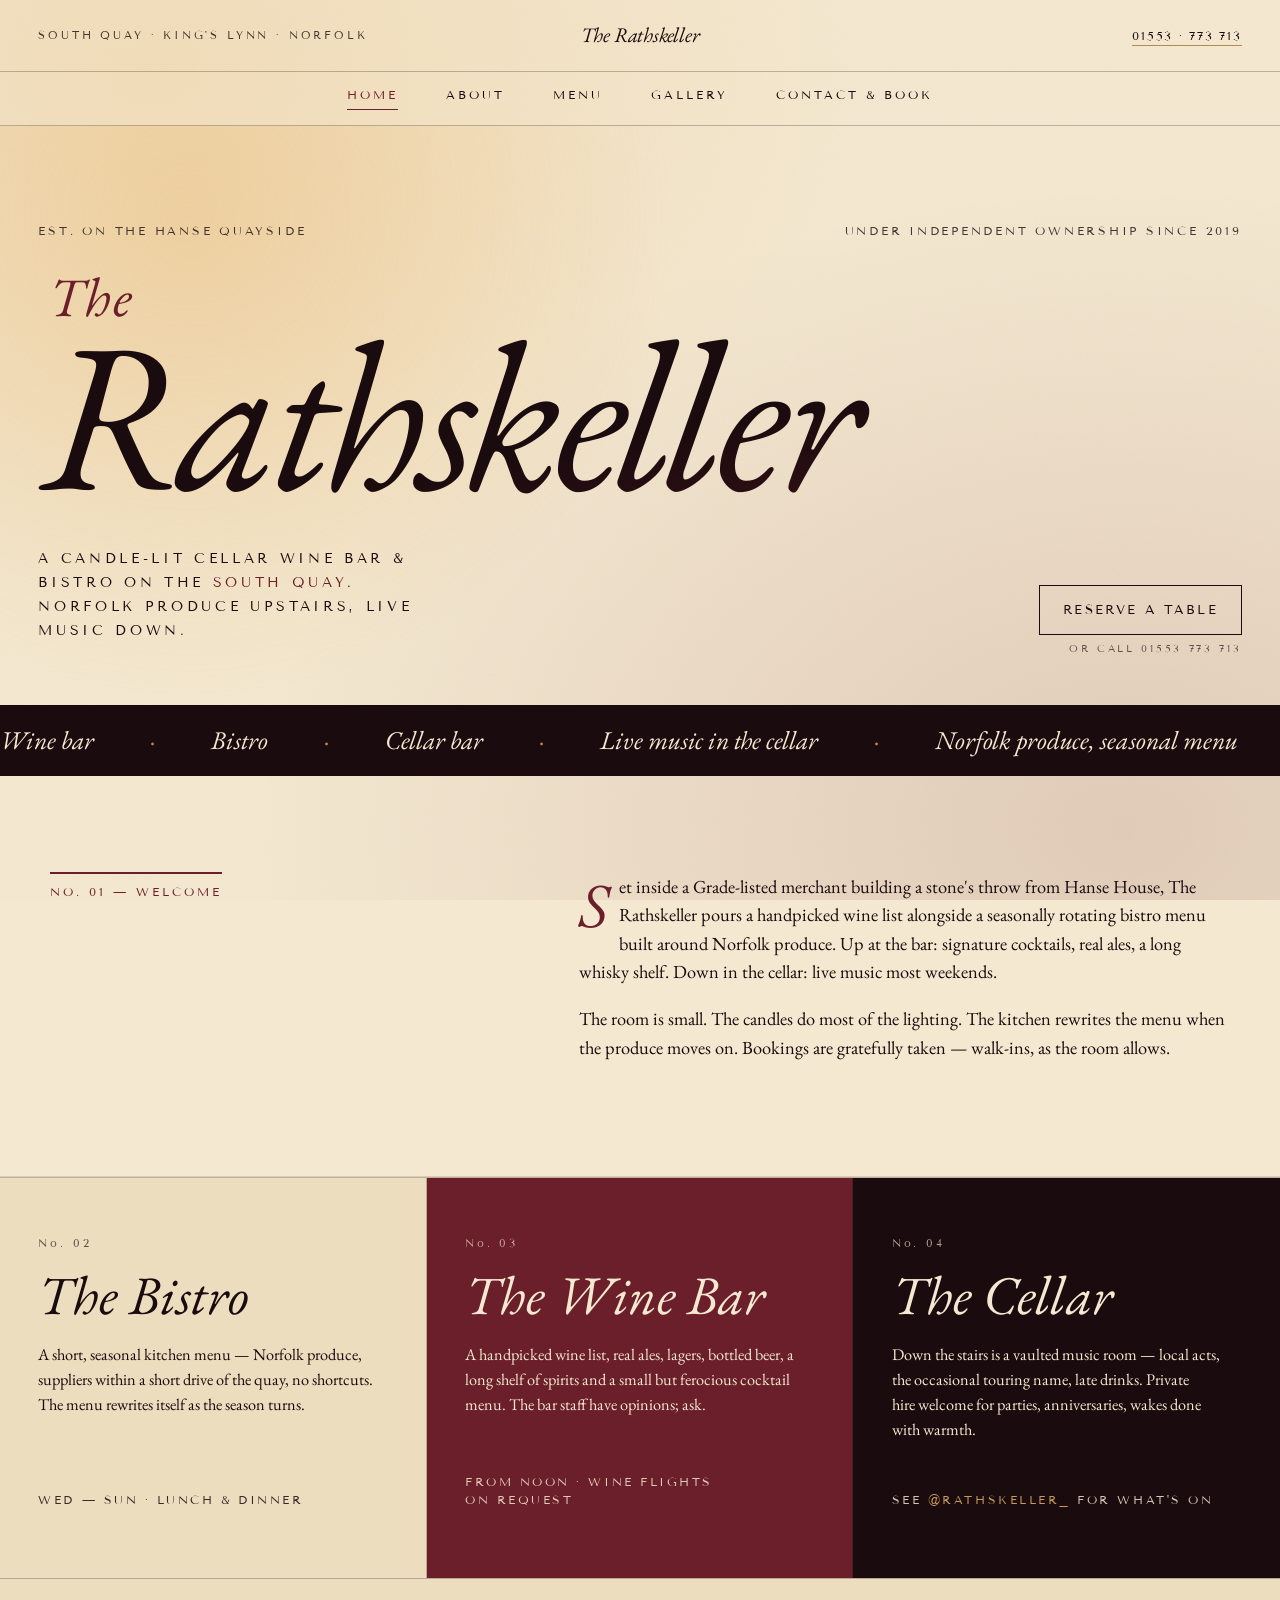
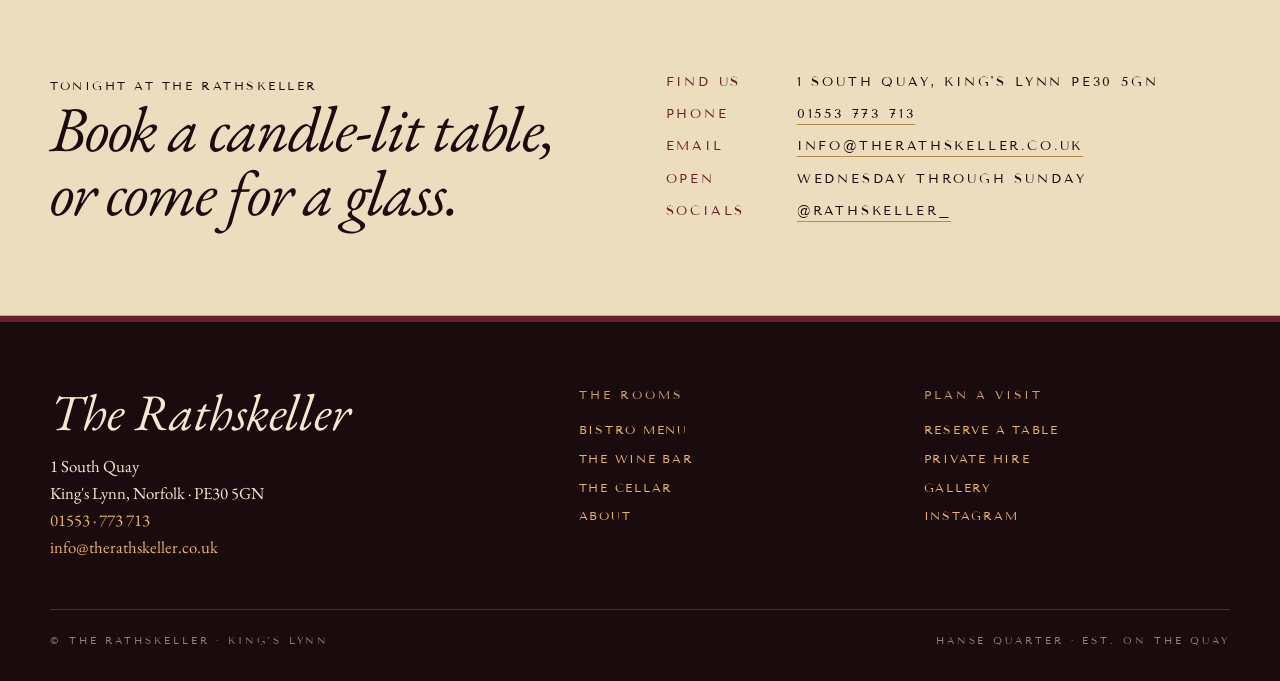
<file: index.html>
<!doctype html>
<html lang="en-GB">
<head>
<meta charset="utf-8">
<meta name="viewport" content="width=device-width, initial-scale=1">
<title>The Rathskeller — Wine bar, bistro & cellar · South Quay, King's Lynn</title>
<meta name="description" content="The Rathskeller — a candle-lit wine bar, bistro and cellar bar tucked into the Hanseatic quayside at 1 South Quay, King's Lynn. Norfolk produce, handpicked wine, live music downstairs.">
<link rel="preconnect" href="https://fonts.googleapis.com">
<link rel="preconnect" href="https://fonts.gstatic.com" crossorigin>
<link href="https://fonts.googleapis.com/css2?family=EB+Garamond:ital,opsz,wght@0,8..144,400;0,8..144,600;1,8..144,400;1,8..144,600&family=Tenor+Sans&display=swap" rel="stylesheet">
<link rel="stylesheet" href="style.css">
</head>
<body>

<header class="topbar">
  <div class="topbar__loc">South Quay · King's Lynn · Norfolk</div>
  <div class="topbar__mark"><a href="index.html"><em>The</em> Rathskeller</a></div>
  <div class="topbar__tel"><a href="tel:+441553773713">01553 · 773 713</a></div>
</header>

<nav class="nav" aria-label="Primary">
  <a href="index.html" aria-current="page">Home</a>
  <a href="about.html">About</a>
  <a href="menu.html">Menu</a>
  <a href="gallery.html">Gallery</a>
  <a href="contact.html">Contact &amp; Book</a>
</nav>

<section class="masthead">
  <div class="masthead__lede">
    <span>EST. on the Hanse Quayside</span>
    <span>Under independent ownership since 2019</span>
  </div>

  <h1>
    <span class="the">The</span>
    <span class="name">Rathskeller</span>
  </h1>

  <div class="masthead__sub">
    <p class="masthead__tagline">
      A candle-lit cellar wine bar &amp; bistro on the <strong>South Quay</strong>.<br>
      Norfolk produce upstairs, live music down.
    </p>
    <div class="masthead__cta">
      <a href="contact.html">Reserve a table</a>
      <small>Or call 01553 773 713</small>
    </div>
  </div>
</section>

<div class="marquee" aria-hidden="true">
  <div class="marquee__track">
    <span>
      Wine bar <em class="dot">·</em> Bistro <em class="dot">·</em> Cellar bar
      <em class="dot">·</em> Live music in the cellar
      <em class="dot">·</em> Norfolk produce, seasonal menu
      <em class="dot">·</em> Open Wednesday through Sunday
      <em class="dot">·</em> Private hire &amp; parties
      <em class="dot">·</em> 1 South Quay PE30 5GN
      <em class="dot">·</em>&nbsp;
    </span>
    <span aria-hidden="true">
      Wine bar <em class="dot">·</em> Bistro <em class="dot">·</em> Cellar bar
      <em class="dot">·</em> Live music in the cellar
      <em class="dot">·</em> Norfolk produce, seasonal menu
      <em class="dot">·</em> Open Wednesday through Sunday
      <em class="dot">·</em> Private hire &amp; parties
      <em class="dot">·</em> 1 South Quay PE30 5GN
      <em class="dot">·</em>&nbsp;
    </span>
  </div>
</div>

<section class="intro reveal">
  <div class="intro__grid">
    <div>
      <div class="intro__eyebrow">No. 01 — Welcome</div>
    </div>
    <div class="intro__body">
      <p>Set inside a Grade-listed merchant building a stone's throw from Hanse House, The Rathskeller pours a handpicked wine list alongside a seasonally rotating bistro menu built around Norfolk produce. Up at the bar: signature cocktails, real ales, a long whisky shelf. Down in the cellar: live music most weekends.</p>
      <p>The room is small. The candles do most of the lighting. The kitchen rewrites the menu when the produce moves on. Bookings are gratefully taken — walk-ins, as the room allows.</p>
    </div>
  </div>
</section>

<section class="trio">
  <article class="trio__card is-paper reveal">
    <div>
      <div class="trio__no">No. 02</div>
      <h2 class="trio__title">The Bistro</h2>
      <p class="trio__body">A short, seasonal kitchen menu — Norfolk produce, suppliers within a short drive of the quay, no shortcuts. The menu rewrites itself as the season turns.</p>
    </div>
    <p class="trio__foot">Wed — Sun · Lunch &amp; dinner</p>
  </article>

  <article class="trio__card is-claret reveal">
    <div>
      <div class="trio__no">No. 03</div>
      <h2 class="trio__title">The Wine Bar</h2>
      <p class="trio__body">A handpicked wine list, real ales, lagers, bottled beer, a long shelf of spirits and a small but ferocious cocktail menu. The bar staff have opinions; ask.</p>
    </div>
    <p class="trio__foot">From noon · Wine flights on request</p>
  </article>

  <article class="trio__card is-ink reveal">
    <div>
      <div class="trio__no">No. 04</div>
      <h2 class="trio__title">The Cellar</h2>
      <p class="trio__body">Down the stairs is a vaulted music room — local acts, the occasional touring name, late drinks. Private hire welcome for parties, anniversaries, wakes done with warmth.</p>
    </div>
    <p class="trio__foot">See <a href="https://www.instagram.com/rathskeller_/">@rathskeller_</a> for what's on</p>
  </article>
</section>

<section class="tonight reveal">
  <div class="tonight__grid">
    <div>
      <span class="label">Tonight at the Rathskeller</span>
      <h2><em>Book a candle&#8209;lit table,<br>or come for a glass.</em></h2>
    </div>
    <div class="tonight__details">
      <dl>
        <dt>Find us</dt><dd>1 South Quay, King's Lynn PE30 5GN</dd>
        <dt>Phone</dt><dd><a href="tel:+441553773713">01553 773 713</a></dd>
        <dt>Email</dt><dd><a href="mailto:info@therathskeller.co.uk">info@therathskeller.co.uk</a></dd>
        <dt>Open</dt><dd>Wednesday through Sunday</dd>
        <dt>Socials</dt><dd><a href="https://www.instagram.com/rathskeller_/">@rathskeller_</a></dd>
      </dl>
    </div>
  </div>
</section>

<footer>
  <div class="foot-grid">
    <div>
      <div class="foot-mark"><em>The</em> Rathskeller</div>
      <p class="foot-letter">
        1 South Quay<br>
        King's Lynn, Norfolk · PE30 5GN<br>
        <a href="tel:+441553773713">01553 · 773 713</a><br>
        <a href="mailto:info@therathskeller.co.uk">info@therathskeller.co.uk</a>
      </p>
    </div>
    <div class="foot-col">
      <h3>The Rooms</h3>
      <ul>
        <li><a href="menu.html">Bistro Menu</a></li>
        <li><a href="menu.html#bar">The Wine Bar</a></li>
        <li><a href="menu.html#cellar">The Cellar</a></li>
        <li><a href="about.html">About</a></li>
      </ul>
    </div>
    <div class="foot-col">
      <h3>Plan a visit</h3>
      <ul>
        <li><a href="contact.html">Reserve a table</a></li>
        <li><a href="contact.html#hire">Private hire</a></li>
        <li><a href="gallery.html">Gallery</a></li>
        <li><a href="https://www.instagram.com/rathskeller_/">Instagram</a></li>
      </ul>
    </div>
  </div>
  <div class="foot-meta">
    <span>© The Rathskeller · King's Lynn</span>
    <span>Hanse Quarter · Est. on the Quay</span>
  </div>
</footer>

</body>
</html>
</file>
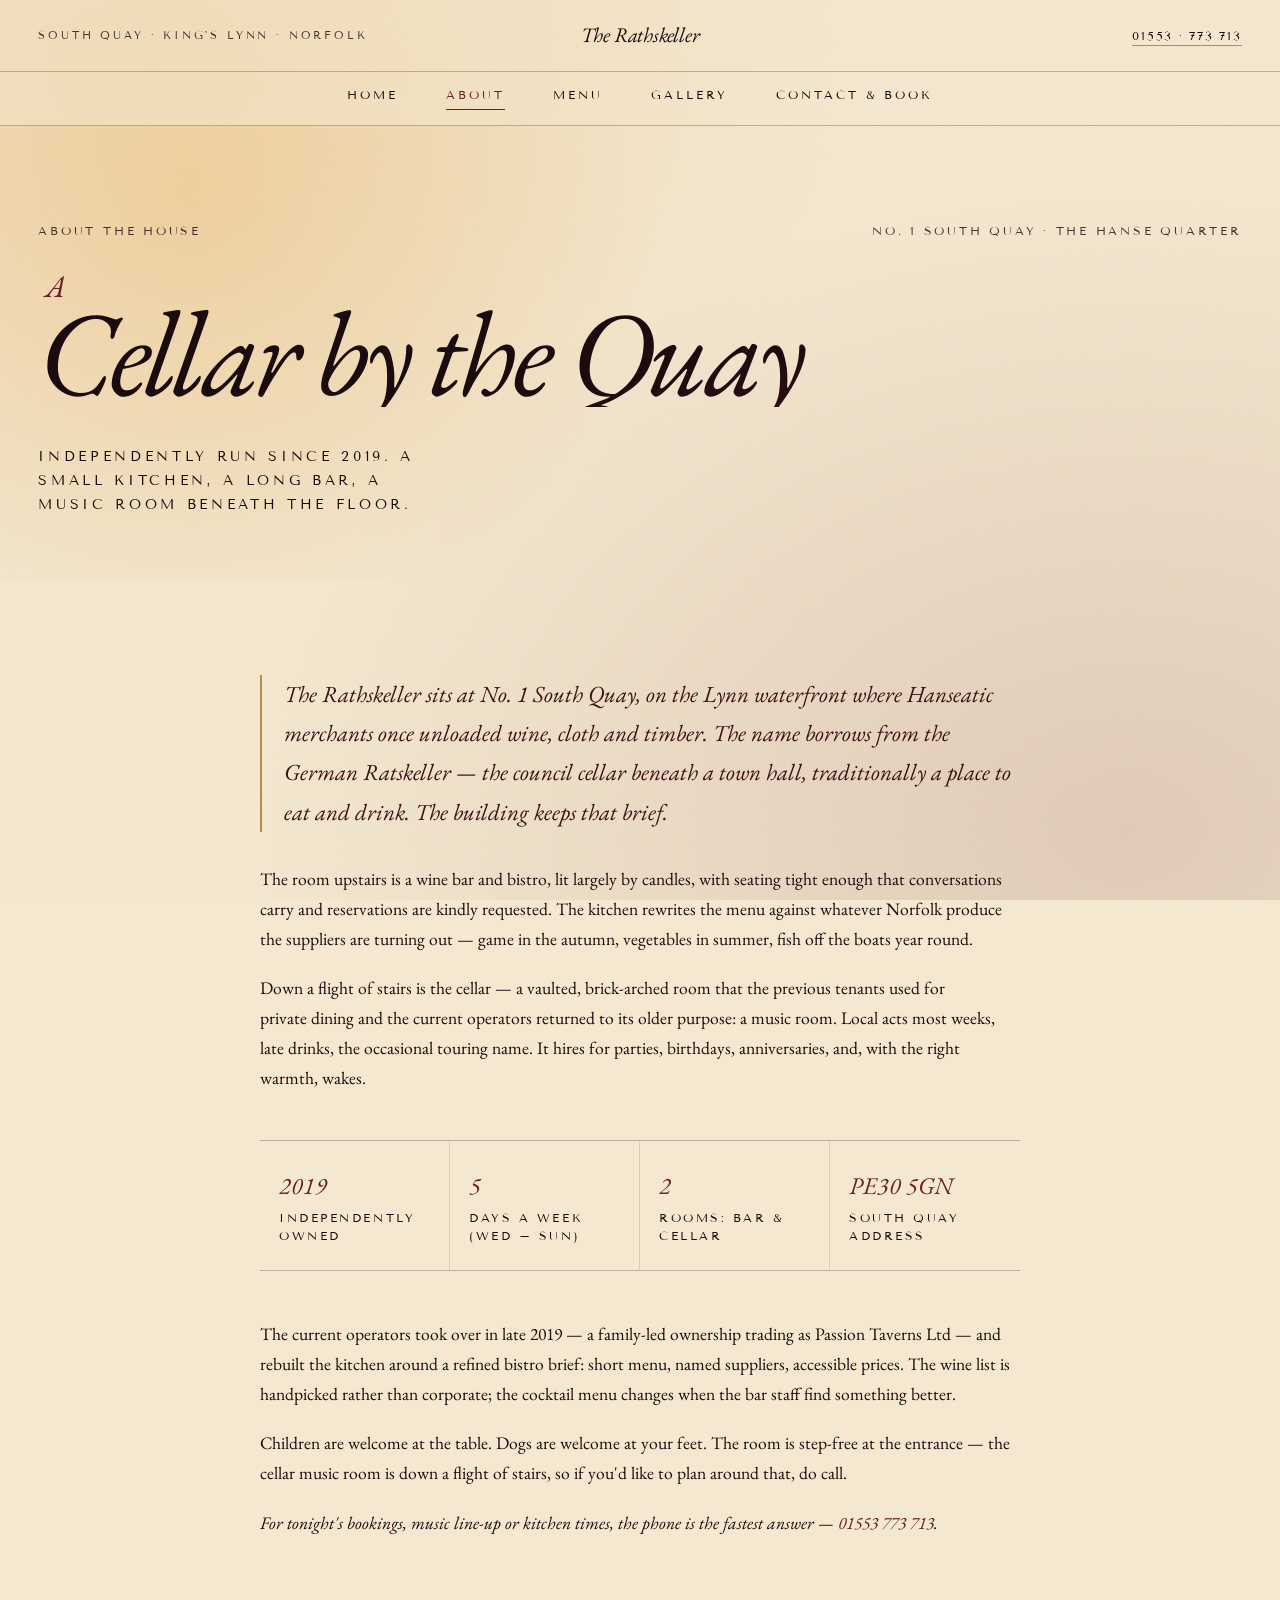
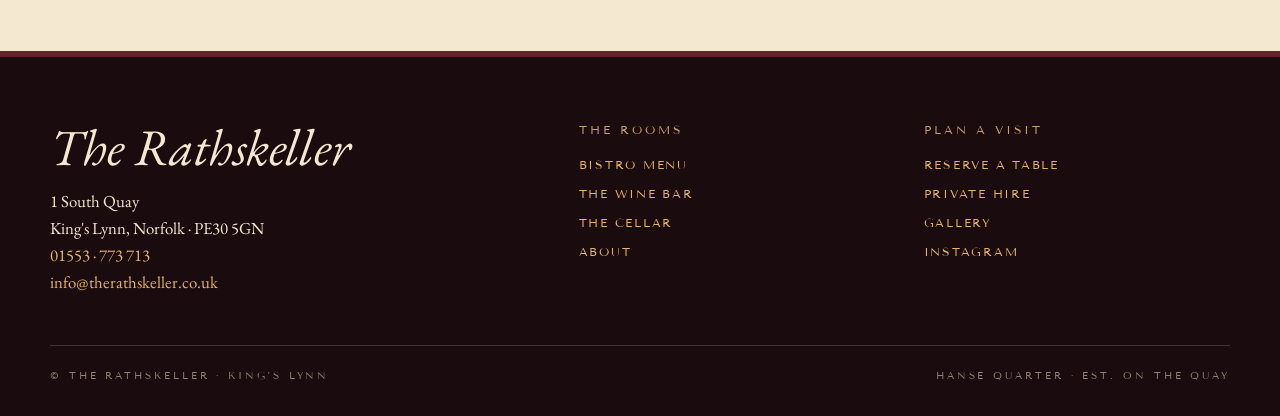
<file: about.html>
<!doctype html>
<html lang="en-GB">
<head>
<meta charset="utf-8">
<meta name="viewport" content="width=device-width, initial-scale=1">
<title>About — The Rathskeller, South Quay, King's Lynn</title>
<meta name="description" content="The Rathskeller is an independently-run wine bar, bistro and cellar music room on the historic Hanseatic quayside in King's Lynn. Family-led since 2019.">
<link rel="preconnect" href="https://fonts.googleapis.com">
<link rel="preconnect" href="https://fonts.gstatic.com" crossorigin>
<link href="https://fonts.googleapis.com/css2?family=EB+Garamond:ital,opsz,wght@0,8..144,400;0,8..144,600;1,8..144,400;1,8..144,600&family=Tenor+Sans&display=swap" rel="stylesheet">
<link rel="stylesheet" href="style.css">
</head>
<body>

<header class="topbar">
  <div class="topbar__loc">South Quay · King's Lynn · Norfolk</div>
  <div class="topbar__mark"><a href="index.html"><em>The</em> Rathskeller</a></div>
  <div class="topbar__tel"><a href="tel:+441553773713">01553 · 773 713</a></div>
</header>

<nav class="nav" aria-label="Primary">
  <a href="index.html">Home</a>
  <a href="about.html" aria-current="page">About</a>
  <a href="menu.html">Menu</a>
  <a href="gallery.html">Gallery</a>
  <a href="contact.html">Contact &amp; Book</a>
</nav>

<section class="masthead">
  <div class="masthead__lede">
    <span>About the House</span>
    <span>No. 1 South Quay · The Hanse Quarter</span>
  </div>
  <h1 style="font-size: clamp(2.6rem, 10vw, 7.5rem);">
    <span class="the">A</span>
    <span class="name">Cellar by the Quay</span>
  </h1>
  <div class="masthead__sub">
    <p class="masthead__tagline">
      Independently run since 2019. A small kitchen, a long bar, a music room beneath the floor.
    </p>
  </div>
</section>

<section class="editorial reveal">
  <div class="editorial__inner">
    <p class="lead">The Rathskeller sits at No. 1 South Quay, on the Lynn waterfront where Hanseatic merchants once unloaded wine, cloth and timber. The name borrows from the German <em>Ratskeller</em> — the council cellar beneath a town hall, traditionally a place to eat and drink. The building keeps that brief.</p>

    <p>The room upstairs is a wine bar and bistro, lit largely by candles, with seating tight enough that conversations carry and reservations are kindly requested. The kitchen rewrites the menu against whatever Norfolk produce the suppliers are turning out — game in the autumn, vegetables in summer, fish off the boats year round.</p>

    <p>Down a flight of stairs is the cellar — a vaulted, brick-arched room that the previous tenants used for private dining and the current operators returned to its older purpose: a music room. Local acts most weeks, late drinks, the occasional touring name. It hires for parties, birthdays, anniversaries, and, with the right warmth, wakes.</p>

    <div class="fact-strip">
      <div><strong>2019</strong>Independently owned</div>
      <div><strong>5</strong>Days a week (Wed&nbsp;–&nbsp;Sun)</div>
      <div><strong>2</strong>Rooms: bar &amp; cellar</div>
      <div><strong>PE30 5GN</strong>South Quay address</div>
    </div>

    <p>The current operators took over in late 2019 — a family-led ownership trading as Passion Taverns Ltd — and rebuilt the kitchen around a refined bistro brief: short menu, named suppliers, accessible prices. The wine list is handpicked rather than corporate; the cocktail menu changes when the bar staff find something better.</p>

    <p>Children are welcome at the table. Dogs are welcome at your feet. The room is step-free at the entrance — the cellar music room is down a flight of stairs, so if you'd like to plan around that, do call.</p>

    <p><em>For tonight's bookings, music line-up or kitchen times, the phone is the fastest answer — <a href="tel:+441553773713">01553 773 713</a>.</em></p>
  </div>
</section>

<footer>
  <div class="foot-grid">
    <div>
      <div class="foot-mark"><em>The</em> Rathskeller</div>
      <p class="foot-letter">
        1 South Quay<br>
        King's Lynn, Norfolk · PE30 5GN<br>
        <a href="tel:+441553773713">01553 · 773 713</a><br>
        <a href="mailto:info@therathskeller.co.uk">info@therathskeller.co.uk</a>
      </p>
    </div>
    <div class="foot-col">
      <h3>The Rooms</h3>
      <ul>
        <li><a href="menu.html">Bistro Menu</a></li>
        <li><a href="menu.html#bar">The Wine Bar</a></li>
        <li><a href="menu.html#cellar">The Cellar</a></li>
        <li><a href="about.html">About</a></li>
      </ul>
    </div>
    <div class="foot-col">
      <h3>Plan a visit</h3>
      <ul>
        <li><a href="contact.html">Reserve a table</a></li>
        <li><a href="contact.html#hire">Private hire</a></li>
        <li><a href="gallery.html">Gallery</a></li>
        <li><a href="https://www.instagram.com/rathskeller_/">Instagram</a></li>
      </ul>
    </div>
  </div>
  <div class="foot-meta">
    <span>© The Rathskeller · King's Lynn</span>
    <span>Hanse Quarter · Est. on the Quay</span>
  </div>
</footer>

</body>
</html>
</file>
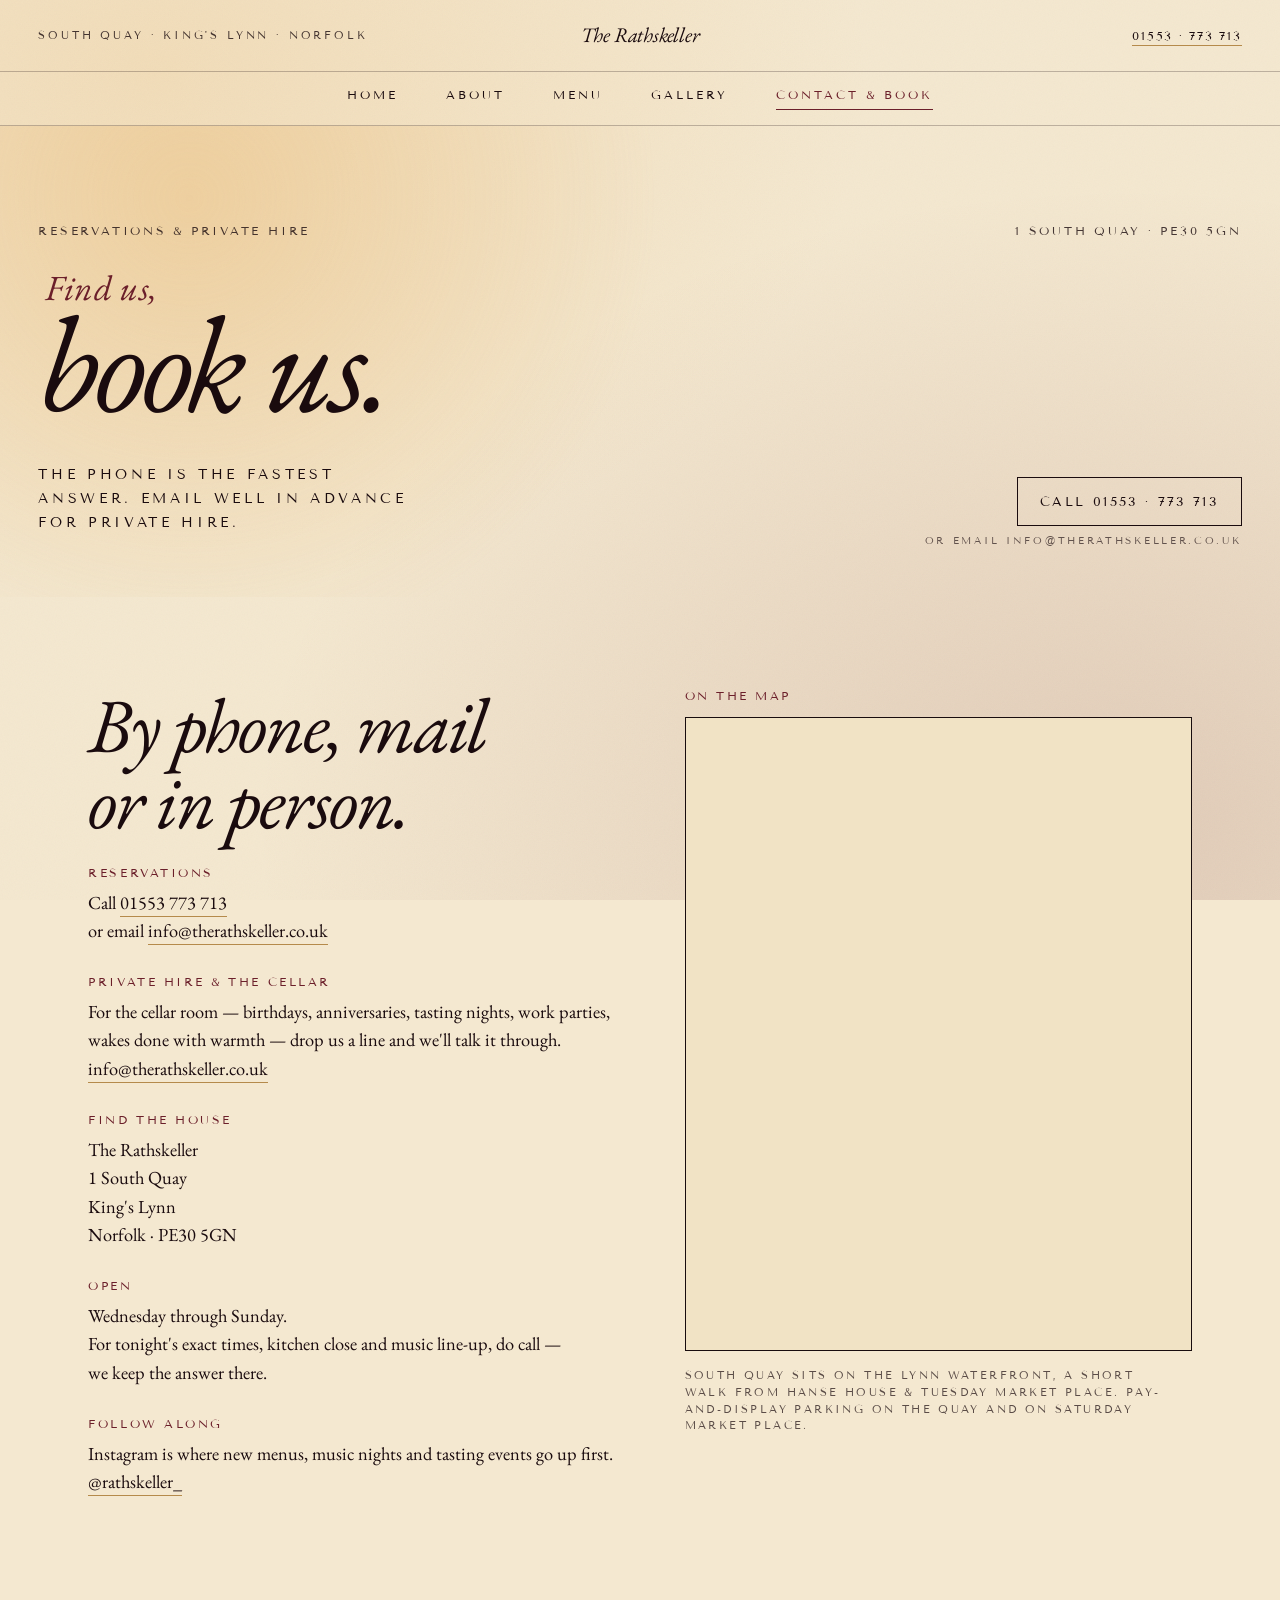
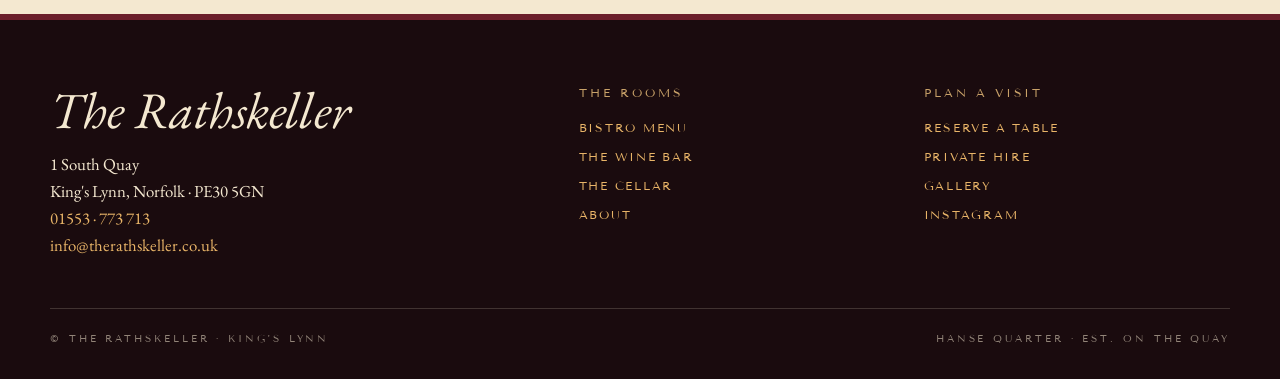
<file: contact.html>
<!doctype html>
<html lang="en-GB">
<head>
<meta charset="utf-8">
<meta name="viewport" content="width=device-width, initial-scale=1">
<title>Contact &amp; Book — The Rathskeller, King's Lynn</title>
<meta name="description" content="Reserve a table at The Rathskeller, 1 South Quay, King's Lynn PE30 5GN. Phone 01553 773 713 or email info@therathskeller.co.uk.">
<link rel="preconnect" href="https://fonts.googleapis.com">
<link rel="preconnect" href="https://fonts.gstatic.com" crossorigin>
<link href="https://fonts.googleapis.com/css2?family=EB+Garamond:ital,opsz,wght@0,8..144,400;0,8..144,600;1,8..144,400;1,8..144,600&family=Tenor+Sans&display=swap" rel="stylesheet">
<link rel="stylesheet" href="style.css">
</head>
<body>

<header class="topbar">
  <div class="topbar__loc">South Quay · King's Lynn · Norfolk</div>
  <div class="topbar__mark"><a href="index.html"><em>The</em> Rathskeller</a></div>
  <div class="topbar__tel"><a href="tel:+441553773713">01553 · 773 713</a></div>
</header>

<nav class="nav" aria-label="Primary">
  <a href="index.html">Home</a>
  <a href="about.html">About</a>
  <a href="menu.html">Menu</a>
  <a href="gallery.html">Gallery</a>
  <a href="contact.html" aria-current="page">Contact &amp; Book</a>
</nav>

<section class="masthead">
  <div class="masthead__lede">
    <span>Reservations &amp; private hire</span>
    <span>1 South Quay · PE30 5GN</span>
  </div>
  <h1 style="font-size: clamp(2.6rem, 11vw, 8.5rem);">
    <span class="the">Find us,</span>
    <span class="name">book us.</span>
  </h1>
  <div class="masthead__sub">
    <p class="masthead__tagline">
      The phone is the fastest answer. Email well in advance for private hire.
    </p>
    <div class="masthead__cta">
      <a href="tel:+441553773713">Call 01553 · 773 713</a>
      <small>Or email info@therathskeller.co.uk</small>
    </div>
  </div>
</section>

<section class="contact-grid">

  <div>
    <h2><em>By phone, mail<br>or in person.</em></h2>

    <div class="contact-block">
      <span class="label">Reservations</span>
      <p>
        Call <a href="tel:+441553773713">01553&nbsp;773&nbsp;713</a><br>
        or email <a href="mailto:info@therathskeller.co.uk?subject=Table%20reservation">info@therathskeller.co.uk</a>
      </p>
    </div>

    <div class="contact-block" id="hire">
      <span class="label">Private hire &amp; the cellar</span>
      <p>
        For the cellar room — birthdays, anniversaries, tasting nights, work parties, wakes done with warmth — drop us a line and we'll talk it through.<br>
        <a href="mailto:info@therathskeller.co.uk?subject=Private%20hire%20enquiry">info@therathskeller.co.uk</a>
      </p>
    </div>

    <div class="contact-block">
      <span class="label">Find the house</span>
      <address style="font-style: normal;">
        The Rathskeller<br>
        1 South Quay<br>
        King's Lynn<br>
        Norfolk · PE30 5GN
      </address>
    </div>

    <div class="contact-block">
      <span class="label">Open</span>
      <p>
        Wednesday through Sunday.<br>
        For tonight's exact times, kitchen close and music line-up, do call —<br>
        we keep the answer there.
      </p>
    </div>

    <div class="contact-block">
      <span class="label">Follow along</span>
      <p>
        Instagram is where new menus, music nights and tasting events go up first.<br>
        <a href="https://www.instagram.com/rathskeller_/">@rathskeller_</a>
      </p>
    </div>
  </div>

  <div>
    <span class="label" style="display:block; color: var(--claret); margin-bottom: .8rem;">On the map</span>
    <div class="map-frame">
      <iframe
        src="https://www.google.com/maps?q=1+South+Quay,+King%27s+Lynn+PE30+5GN&output=embed"
        loading="lazy"
        title="The Rathskeller — 1 South Quay, King's Lynn PE30 5GN"
        referrerpolicy="no-referrer-when-downgrade"
        allowfullscreen></iframe>
    </div>
    <p style="font-family: var(--label); text-transform: uppercase; letter-spacing: .22em; font-size: .68rem; margin-top: 1rem; opacity: .7;">
      South Quay sits on the Lynn waterfront, a short walk from Hanse House &amp; Tuesday Market Place. Pay-and-display parking on the quay and on Saturday Market Place.
    </p>
  </div>

</section>

<footer>
  <div class="foot-grid">
    <div>
      <div class="foot-mark"><em>The</em> Rathskeller</div>
      <p class="foot-letter">
        1 South Quay<br>
        King's Lynn, Norfolk · PE30 5GN<br>
        <a href="tel:+441553773713">01553 · 773 713</a><br>
        <a href="mailto:info@therathskeller.co.uk">info@therathskeller.co.uk</a>
      </p>
    </div>
    <div class="foot-col">
      <h3>The Rooms</h3>
      <ul>
        <li><a href="menu.html#bistro">Bistro Menu</a></li>
        <li><a href="menu.html#bar">The Wine Bar</a></li>
        <li><a href="menu.html#cellar">The Cellar</a></li>
        <li><a href="about.html">About</a></li>
      </ul>
    </div>
    <div class="foot-col">
      <h3>Plan a visit</h3>
      <ul>
        <li><a href="contact.html">Reserve a table</a></li>
        <li><a href="contact.html#hire">Private hire</a></li>
        <li><a href="gallery.html">Gallery</a></li>
        <li><a href="https://www.instagram.com/rathskeller_/">Instagram</a></li>
      </ul>
    </div>
  </div>
  <div class="foot-meta">
    <span>© The Rathskeller · King's Lynn</span>
    <span>Hanse Quarter · Est. on the Quay</span>
  </div>
</footer>

</body>
</html>
</file>
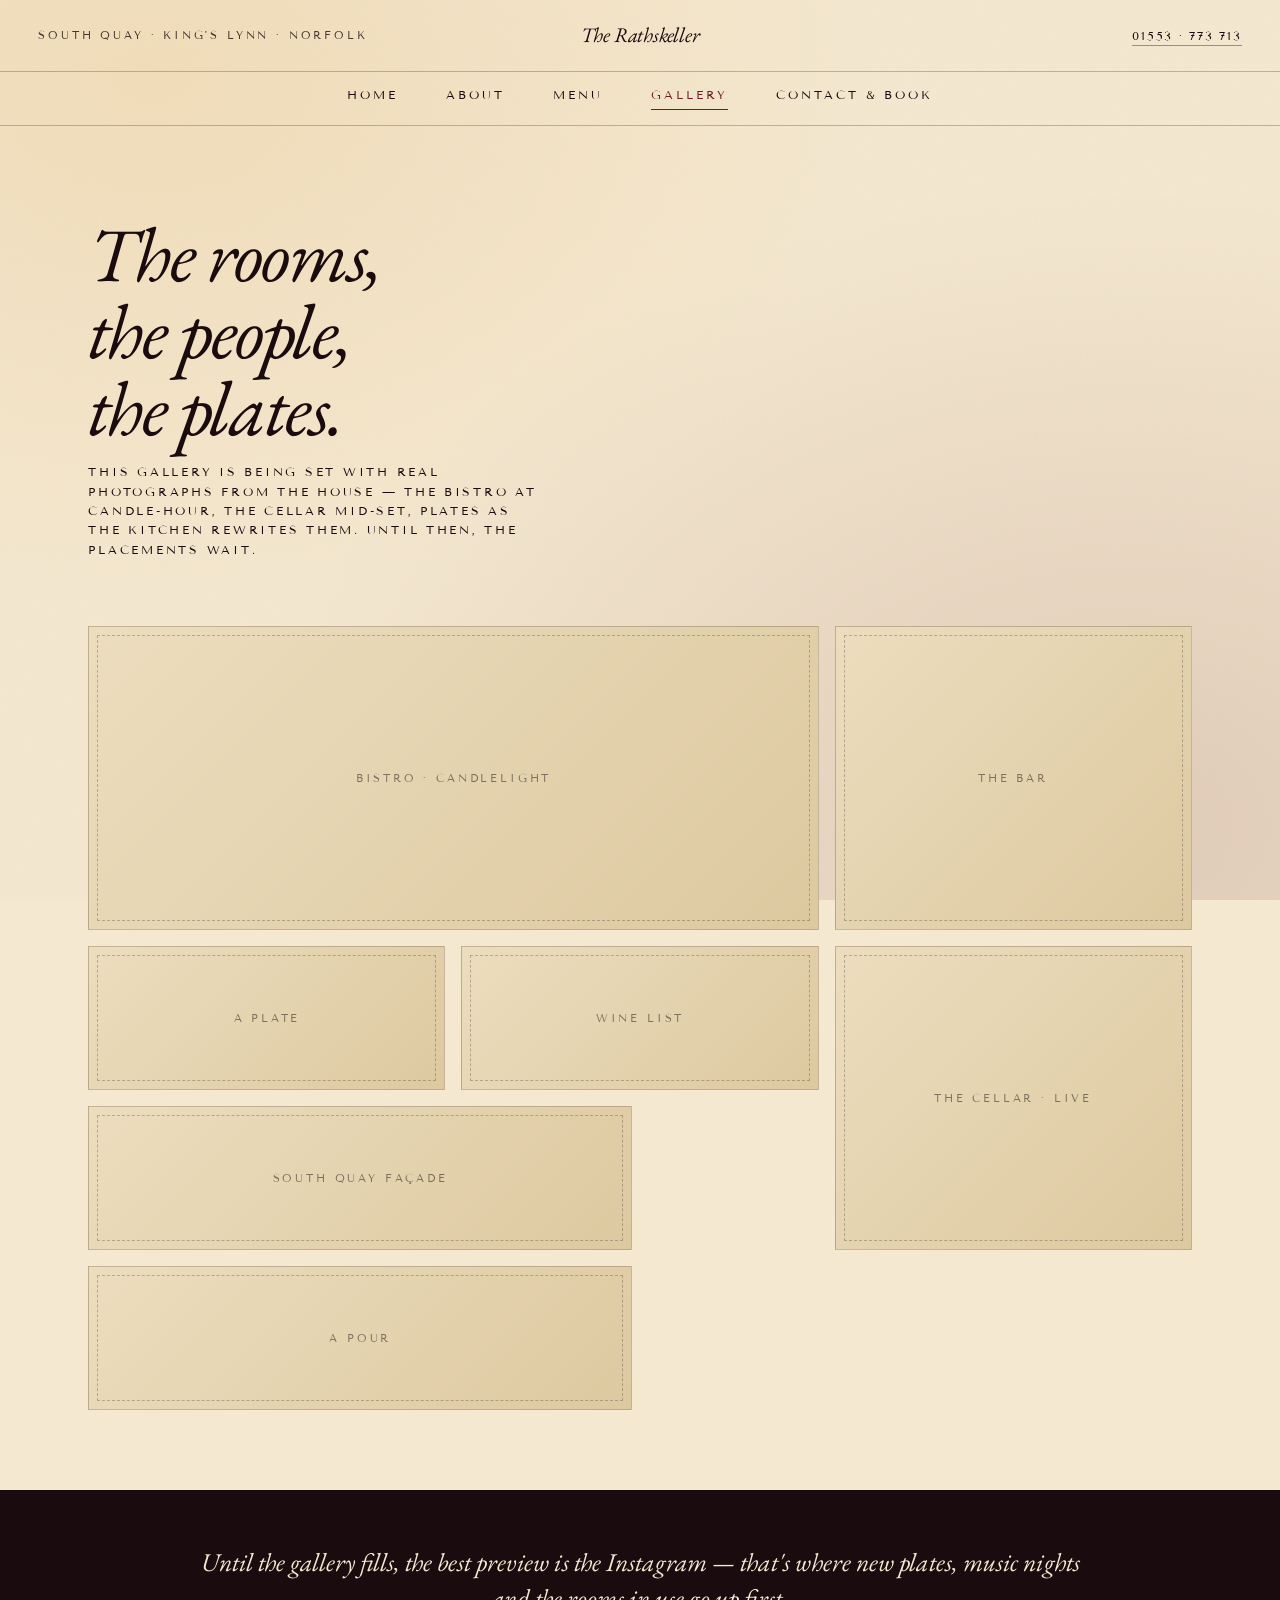
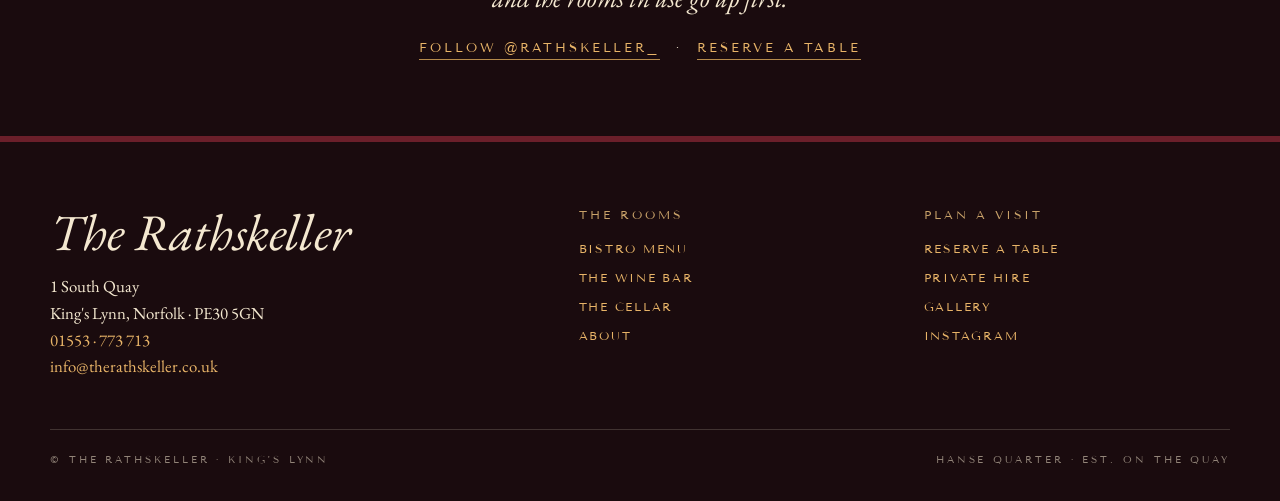
<file: gallery.html>
<!doctype html>
<html lang="en-GB">
<head>
<meta charset="utf-8">
<meta name="viewport" content="width=device-width, initial-scale=1">
<title>Gallery — The Rathskeller, King's Lynn</title>
<meta name="description" content="A gallery of the rooms, the kitchen, the cellar and the people of The Rathskeller — to be filled with real photography from the house.">
<link rel="preconnect" href="https://fonts.googleapis.com">
<link rel="preconnect" href="https://fonts.gstatic.com" crossorigin>
<link href="https://fonts.googleapis.com/css2?family=EB+Garamond:ital,opsz,wght@0,8..144,400;0,8..144,600;1,8..144,400;1,8..144,600&family=Tenor+Sans&display=swap" rel="stylesheet">
<link rel="stylesheet" href="style.css">
</head>
<body>

<header class="topbar">
  <div class="topbar__loc">South Quay · King's Lynn · Norfolk</div>
  <div class="topbar__mark"><a href="index.html"><em>The</em> Rathskeller</a></div>
  <div class="topbar__tel"><a href="tel:+441553773713">01553 · 773 713</a></div>
</header>

<nav class="nav" aria-label="Primary">
  <a href="index.html">Home</a>
  <a href="about.html">About</a>
  <a href="menu.html">Menu</a>
  <a href="gallery.html" aria-current="page">Gallery</a>
  <a href="contact.html">Contact &amp; Book</a>
</nav>

<section class="gallery-intro">
  <h2><em>The rooms,<br>the people,<br>the plates.</em></h2>
  <p>This gallery is being set with real photographs from the house — the bistro at candle-hour, the cellar mid-set, plates as the kitchen rewrites them. Until then, the placements wait.</p>
</section>

<section class="gallery-grid" aria-label="Gallery — to be filled with photography">
  <div class="slot s-1">Bistro · candlelight</div>
  <div class="slot s-2">The bar</div>
  <div class="slot s-3">A plate</div>
  <div class="slot s-4">Wine list</div>
  <div class="slot s-5">The cellar · live</div>
  <div class="slot s-6">South Quay façade</div>
  <div class="slot s-7">A pour</div>
</section>

<section class="menu-aside reveal">
  <div class="menu-aside__inner">
    <p><em>Until the gallery fills, the best preview is the Instagram — that's where new plates, music nights and the rooms in use go up first.</em></p>
    <p style="font-family: var(--label); text-transform: uppercase; letter-spacing: .22em; font-size: .82rem; font-style: normal;">
      <a href="https://www.instagram.com/rathskeller_/">Follow @rathskeller_</a>
      &nbsp;·&nbsp;
      <a href="contact.html">Reserve a table</a>
    </p>
  </div>
</section>

<footer>
  <div class="foot-grid">
    <div>
      <div class="foot-mark"><em>The</em> Rathskeller</div>
      <p class="foot-letter">
        1 South Quay<br>
        King's Lynn, Norfolk · PE30 5GN<br>
        <a href="tel:+441553773713">01553 · 773 713</a><br>
        <a href="mailto:info@therathskeller.co.uk">info@therathskeller.co.uk</a>
      </p>
    </div>
    <div class="foot-col">
      <h3>The Rooms</h3>
      <ul>
        <li><a href="menu.html#bistro">Bistro Menu</a></li>
        <li><a href="menu.html#bar">The Wine Bar</a></li>
        <li><a href="menu.html#cellar">The Cellar</a></li>
        <li><a href="about.html">About</a></li>
      </ul>
    </div>
    <div class="foot-col">
      <h3>Plan a visit</h3>
      <ul>
        <li><a href="contact.html">Reserve a table</a></li>
        <li><a href="contact.html#hire">Private hire</a></li>
        <li><a href="gallery.html">Gallery</a></li>
        <li><a href="https://www.instagram.com/rathskeller_/">Instagram</a></li>
      </ul>
    </div>
  </div>
  <div class="foot-meta">
    <span>© The Rathskeller · King's Lynn</span>
    <span>Hanse Quarter · Est. on the Quay</span>
  </div>
</footer>

</body>
</html>
</file>
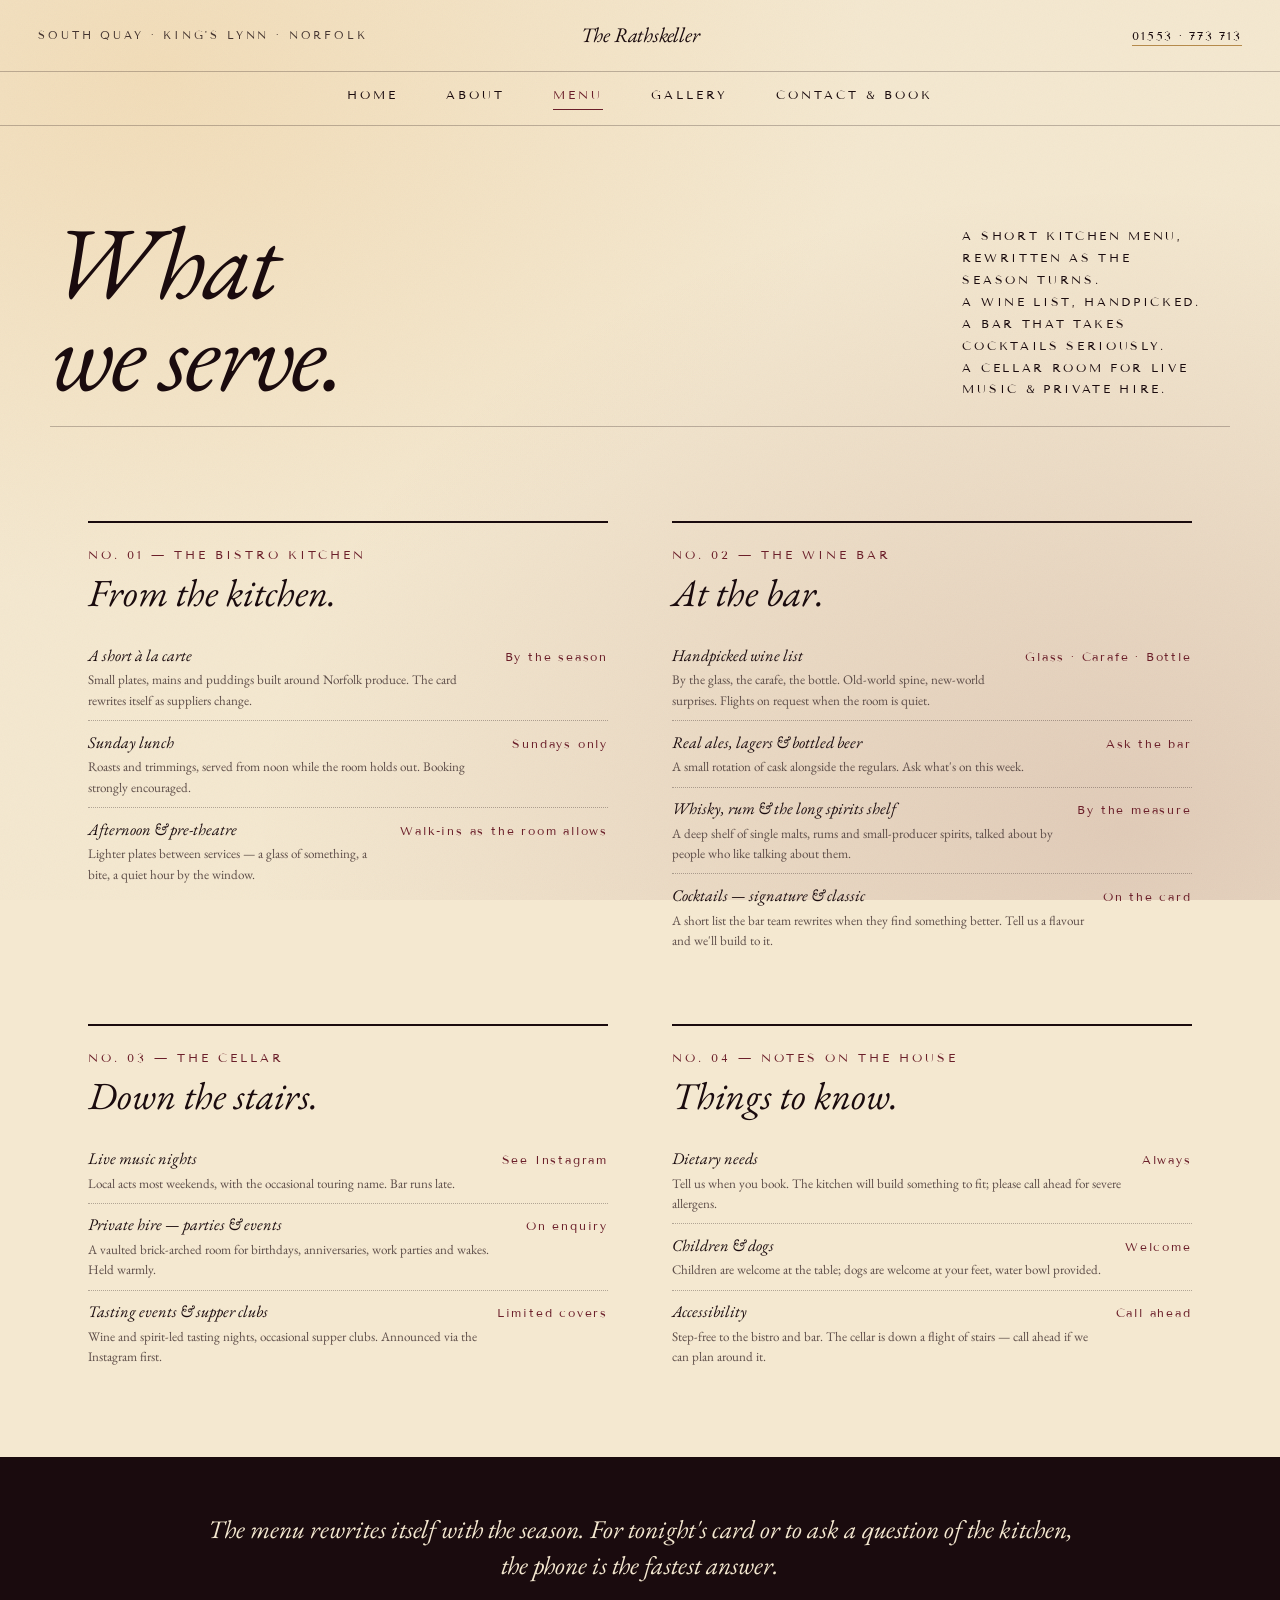
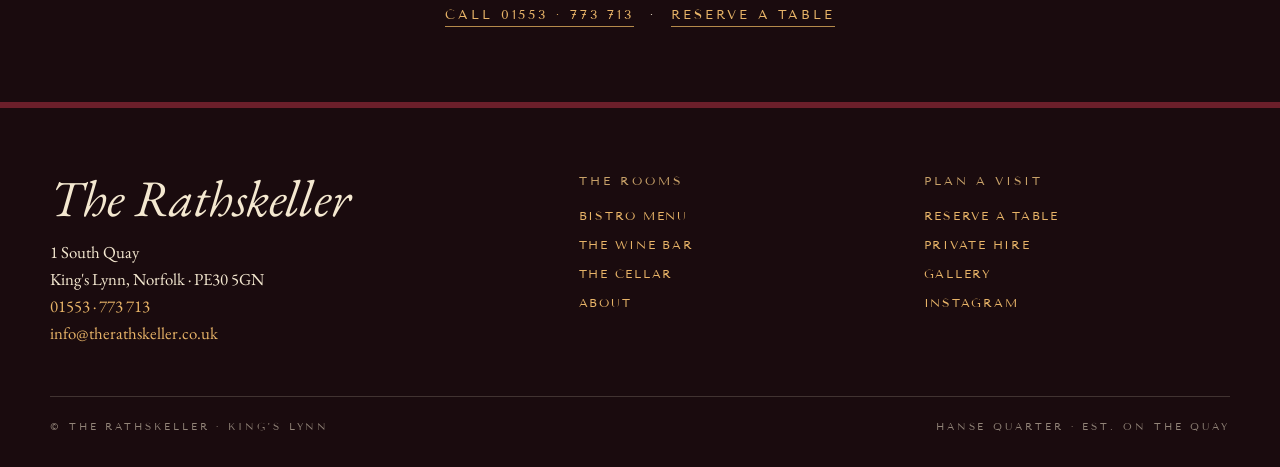
<file: menu.html>
<!doctype html>
<html lang="en-GB">
<head>
<meta charset="utf-8">
<meta name="viewport" content="width=device-width, initial-scale=1">
<title>What we serve — The Rathskeller, King's Lynn</title>
<meta name="description" content="The Rathskeller's bistro, bar and cellar offer — a short, seasonal Norfolk-produce kitchen, handpicked wines, cocktails and a live-music cellar room.">
<link rel="preconnect" href="https://fonts.googleapis.com">
<link rel="preconnect" href="https://fonts.gstatic.com" crossorigin>
<link href="https://fonts.googleapis.com/css2?family=EB+Garamond:ital,opsz,wght@0,8..144,400;0,8..144,600;1,8..144,400;1,8..144,600&family=Tenor+Sans&display=swap" rel="stylesheet">
<link rel="stylesheet" href="style.css">
</head>
<body>

<header class="topbar">
  <div class="topbar__loc">South Quay · King's Lynn · Norfolk</div>
  <div class="topbar__mark"><a href="index.html"><em>The</em> Rathskeller</a></div>
  <div class="topbar__tel"><a href="tel:+441553773713">01553 · 773 713</a></div>
</header>

<nav class="nav" aria-label="Primary">
  <a href="index.html">Home</a>
  <a href="about.html">About</a>
  <a href="menu.html" aria-current="page">Menu</a>
  <a href="gallery.html">Gallery</a>
  <a href="contact.html">Contact &amp; Book</a>
</nav>

<section class="menu-hero">
  <div class="menu-hero__inner">
    <h2><em>What<br>we serve.</em></h2>
    <p>
      A short kitchen menu, rewritten as the season turns.<br>
      A wine list, handpicked.<br>
      A bar that takes cocktails seriously.<br>
      A cellar room for live music &amp; private hire.
    </p>
  </div>
</section>

<section class="menu-grid">

  <article class="menu-block" id="bistro">
    <div class="menu-block__cat">No. 01 — The Bistro Kitchen</div>
    <h3 class="menu-block__title"><em>From the kitchen.</em></h3>
    <ul class="menu-list">
      <li>
        <span class="item">A short à la carte
          <span class="desc">Small plates, mains and puddings built around Norfolk produce. The card rewrites itself as suppliers change.</span>
        </span>
        <span class="price">By the season</span>
      </li>
      <li>
        <span class="item">Sunday lunch
          <span class="desc">Roasts and trimmings, served from noon while the room holds out. Booking strongly encouraged.</span>
        </span>
        <span class="price">Sundays only</span>
      </li>
      <li>
        <span class="item">Afternoon &amp; pre-theatre
          <span class="desc">Lighter plates between services — a glass of something, a bite, a quiet hour by the window.</span>
        </span>
        <span class="price">Walk-ins as the room allows</span>
      </li>
    </ul>
  </article>

  <article class="menu-block" id="bar">
    <div class="menu-block__cat">No. 02 — The Wine Bar</div>
    <h3 class="menu-block__title"><em>At the bar.</em></h3>
    <ul class="menu-list">
      <li>
        <span class="item">Handpicked wine list
          <span class="desc">By the glass, the carafe, the bottle. Old-world spine, new-world surprises. Flights on request when the room is quiet.</span>
        </span>
        <span class="price">Glass · Carafe · Bottle</span>
      </li>
      <li>
        <span class="item">Real ales, lagers &amp; bottled beer
          <span class="desc">A small rotation of cask alongside the regulars. Ask what's on this week.</span>
        </span>
        <span class="price">Ask the bar</span>
      </li>
      <li>
        <span class="item">Whisky, rum &amp; the long spirits shelf
          <span class="desc">A deep shelf of single malts, rums and small-producer spirits, talked about by people who like talking about them.</span>
        </span>
        <span class="price">By the measure</span>
      </li>
      <li>
        <span class="item">Cocktails — signature &amp; classic
          <span class="desc">A short list the bar team rewrites when they find something better. Tell us a flavour and we'll build to it.</span>
        </span>
        <span class="price">On the card</span>
      </li>
    </ul>
  </article>

  <article class="menu-block" id="cellar">
    <div class="menu-block__cat">No. 03 — The Cellar</div>
    <h3 class="menu-block__title"><em>Down the stairs.</em></h3>
    <ul class="menu-list">
      <li>
        <span class="item">Live music nights
          <span class="desc">Local acts most weekends, with the occasional touring name. Bar runs late.</span>
        </span>
        <span class="price">See Instagram</span>
      </li>
      <li>
        <span class="item">Private hire — parties &amp; events
          <span class="desc">A vaulted brick-arched room for birthdays, anniversaries, work parties and wakes. Held warmly.</span>
        </span>
        <span class="price">On enquiry</span>
      </li>
      <li>
        <span class="item">Tasting events &amp; supper clubs
          <span class="desc">Wine and spirit-led tasting nights, occasional supper clubs. Announced via the Instagram first.</span>
        </span>
        <span class="price">Limited covers</span>
      </li>
    </ul>
  </article>

  <article class="menu-block" id="house">
    <div class="menu-block__cat">No. 04 — Notes on the house</div>
    <h3 class="menu-block__title"><em>Things to know.</em></h3>
    <ul class="menu-list">
      <li>
        <span class="item">Dietary needs
          <span class="desc">Tell us when you book. The kitchen will build something to fit; please call ahead for severe allergens.</span>
        </span>
        <span class="price">Always</span>
      </li>
      <li>
        <span class="item">Children &amp; dogs
          <span class="desc">Children are welcome at the table; dogs are welcome at your feet, water bowl provided.</span>
        </span>
        <span class="price">Welcome</span>
      </li>
      <li>
        <span class="item">Accessibility
          <span class="desc">Step-free to the bistro and bar. The cellar is down a flight of stairs — call ahead if we can plan around it.</span>
        </span>
        <span class="price">Call ahead</span>
      </li>
    </ul>
  </article>

</section>

<section class="menu-aside reveal">
  <div class="menu-aside__inner">
    <p><em>The menu rewrites itself with the season. For tonight's card or to ask a question of the kitchen, the phone is the fastest answer.</em></p>
    <p style="font-family: var(--label); text-transform: uppercase; letter-spacing: .22em; font-size: .82rem; font-style: normal;">
      <a href="tel:+441553773713">Call 01553 · 773 713</a>
      &nbsp;·&nbsp;
      <a href="contact.html">Reserve a table</a>
    </p>
  </div>
</section>

<footer>
  <div class="foot-grid">
    <div>
      <div class="foot-mark"><em>The</em> Rathskeller</div>
      <p class="foot-letter">
        1 South Quay<br>
        King's Lynn, Norfolk · PE30 5GN<br>
        <a href="tel:+441553773713">01553 · 773 713</a><br>
        <a href="mailto:info@therathskeller.co.uk">info@therathskeller.co.uk</a>
      </p>
    </div>
    <div class="foot-col">
      <h3>The Rooms</h3>
      <ul>
        <li><a href="menu.html#bistro">Bistro Menu</a></li>
        <li><a href="menu.html#bar">The Wine Bar</a></li>
        <li><a href="menu.html#cellar">The Cellar</a></li>
        <li><a href="about.html">About</a></li>
      </ul>
    </div>
    <div class="foot-col">
      <h3>Plan a visit</h3>
      <ul>
        <li><a href="contact.html">Reserve a table</a></li>
        <li><a href="contact.html#hire">Private hire</a></li>
        <li><a href="gallery.html">Gallery</a></li>
        <li><a href="https://www.instagram.com/rathskeller_/">Instagram</a></li>
      </ul>
    </div>
  </div>
  <div class="foot-meta">
    <span>© The Rathskeller · King's Lynn</span>
    <span>Hanse Quarter · Est. on the Quay</span>
  </div>
</footer>

</body>
</html>
</file>
<file: style.css>
/* The Rathskeller · 1 South Quay, King's Lynn · candle-lit cellar bistro */

:root {
  --ink:         #1A0B0E;
  --ink-soft:    #2E1418;
  --paper:       #F4E8D0;
  --paper-warm:  #ECDDBE;
  --paper-deep:  #DDC9A0;
  --claret:      #6B1F2A;
  --claret-warm: #8B3A3A; /* brief heuristic primary — kept for hover/highlights */
  --claret-deep: #3E1117;
  --brass:       #B58A4B;
  --brass-soft:  #C9A269;
  --candle:      #E8B468;

  --display: "EB Garamond", "Adobe Garamond Pro", Garamond, "Times New Roman", serif;
  --label:   "Tenor Sans", "Optima", "Trajan Pro", Georgia, serif;

  --rule:    1px solid color-mix(in oklab, var(--ink) 25%, transparent);
  --rule-soft: 1px solid color-mix(in oklab, var(--ink) 12%, transparent);

  --rhythm:  clamp(1rem, 0.85rem + 0.5vw, 1.15rem);
}

* { box-sizing: border-box; }
html { -webkit-font-smoothing: antialiased; text-rendering: optimizeLegibility; }
body {
  margin: 0;
  font-family: var(--display);
  font-size: var(--rhythm);
  line-height: 1.55;
  color: var(--ink);
  background: var(--paper);
  background-image:
    radial-gradient(at 12% 8%,  color-mix(in oklab, var(--candle) 22%, transparent), transparent 45%),
    radial-gradient(at 88% 92%, color-mix(in oklab, var(--claret) 14%, transparent), transparent 55%);
  background-attachment: fixed;
}

/* paper grain */
body::before {
  content: "";
  position: fixed; inset: 0;
  pointer-events: none;
  z-index: 1;
  opacity: .055;
  mix-blend-mode: multiply;
  background-image: url("data:image/svg+xml;utf8,<svg xmlns='http://www.w3.org/2000/svg' width='220' height='220'><filter id='n'><feTurbulence type='fractalNoise' baseFrequency='0.85' numOctaves='2' stitchTiles='stitch'/></filter><rect width='100%' height='100%' filter='url(%23n)' opacity='0.7'/></svg>");
}

h1, h2, h3, h4 { font-family: var(--display); margin: 0; text-wrap: balance; font-weight: 400; }
p { margin: 0 0 1em; text-wrap: pretty; hyphens: auto; }
a { color: var(--claret); text-decoration: none; }
a:hover { color: var(--claret-deep); }

.eyebrow,
.label {
  font-family: var(--label);
  text-transform: uppercase;
  letter-spacing: .22em;
  font-size: .72rem;
}

.italic { font-style: italic; }
.amp    { font-style: italic; color: var(--brass); padding: 0 .04em; }

/* ─── NAV ────────────────────────────────────────────────── */
.topbar {
  position: relative;
  z-index: 5;
  display: grid;
  grid-template-columns: 1fr auto 1fr;
  align-items: center;
  gap: 1rem;
  padding: 1.2rem clamp(1rem, 3vw, 2.4rem);
  border-bottom: var(--rule);
}
.topbar__loc { font-family: var(--label); font-size: .68rem; letter-spacing: .26em; text-transform: uppercase; opacity: .8; }
.topbar__mark {
  font-family: var(--display);
  font-style: italic;
  font-size: 1.3rem;
  letter-spacing: -.01em;
  text-align: center;
  white-space: nowrap;
}
.topbar__mark a { color: var(--ink); }
.topbar__tel { justify-self: end; font-family: var(--label); letter-spacing: .14em; font-size: .78rem; }
.topbar__tel a { color: var(--ink); border-bottom: 1px solid var(--brass); padding-bottom: 2px; }
.topbar__tel a:hover { color: var(--claret-warm); }

.nav {
  position: relative;
  z-index: 5;
  display: flex;
  justify-content: center;
  gap: clamp(1.2rem, 4vw, 3rem);
  padding: .9rem 1rem 1.1rem;
  border-bottom: var(--rule);
  font-family: var(--label);
  text-transform: uppercase;
  letter-spacing: .26em;
  font-size: .72rem;
}
.nav a { color: var(--ink); position: relative; padding-bottom: 4px; }
.nav a::after {
  content: ""; position: absolute; left: 0; right: 0; bottom: -2px; height: 1px;
  background: var(--claret); transform: scaleX(0); transform-origin: 0 50%;
  transition: transform .3s ease;
}
.nav a:hover::after, .nav a[aria-current="page"]::after { transform: scaleX(1); }
.nav a[aria-current="page"] { color: var(--claret); }

/* ─── MASTHEAD ───────────────────────────────────────────── */
.masthead {
  position: relative;
  z-index: 2;
  padding: clamp(2.4rem, 8vw, 6rem) clamp(1rem, 3vw, 2.4rem) clamp(1.6rem, 4vw, 3rem);
  overflow: hidden;
}
.masthead__lede {
  display: flex;
  justify-content: space-between;
  gap: 2rem;
  flex-wrap: wrap;
  margin-bottom: clamp(1rem, 3vw, 2rem);
}
.masthead__lede span { font-family: var(--label); font-size: .72rem; letter-spacing: .24em; text-transform: uppercase; opacity: .8; }

.masthead h1 {
  font-style: italic;
  font-weight: 400;
  font-size: clamp(3.4rem, 16.5vw, 14rem);
  line-height: .9;
  letter-spacing: -.035em;
  color: var(--ink);
}
.masthead h1 .the {
  display: block;
  font-style: italic;
  font-size: .26em;
  letter-spacing: .02em;
  color: var(--claret);
  margin-bottom: -.05em;
  padding-left: .2em;
}
.masthead h1 .name {
  display: block;
  background: linear-gradient(170deg, var(--ink) 0%, var(--ink) 55%, var(--claret-deep) 100%);
  -webkit-background-clip: text;
  background-clip: text;
  color: transparent;
}

.masthead__sub {
  display: flex;
  justify-content: space-between;
  align-items: flex-end;
  gap: 2rem;
  margin-top: clamp(1.2rem, 4vw, 2.4rem);
  flex-wrap: wrap;
}
.masthead__tagline {
  font-family: var(--label);
  font-size: clamp(.78rem, 1.1vw, .92rem);
  letter-spacing: .26em;
  text-transform: uppercase;
  max-width: 28em;
  line-height: 1.7;
}
.masthead__tagline strong { color: var(--claret); font-weight: 400; }
.masthead__cta {
  font-family: var(--label);
  text-transform: uppercase;
  letter-spacing: .18em;
  font-size: .82rem;
  text-align: right;
}
.masthead__cta a {
  display: inline-block;
  border: 1px solid var(--ink);
  padding: .85rem 1.4rem;
  color: var(--ink);
  transition: background .25s ease, color .25s ease, border-color .25s ease;
}
.masthead__cta a:hover { background: var(--claret); border-color: var(--claret); color: var(--paper); }
.masthead__cta small { display: block; font-size: .65rem; opacity: .65; margin-top: .4rem; letter-spacing: .26em; }

/* ─── MARQUEE ────────────────────────────────────────────── */
.marquee {
  position: relative;
  z-index: 3;
  overflow: hidden;
  border-top: var(--rule);
  border-bottom: var(--rule);
  background: var(--ink);
  color: var(--paper);
  padding: .9rem 0;
}
.marquee__track {
  display: inline-flex;
  gap: 3.5rem;
  white-space: nowrap;
  font-family: var(--display);
  font-style: italic;
  font-size: clamp(1.1rem, 2vw, 1.6rem);
  animation: scroll 38s linear infinite;
  will-change: transform;
}
.marquee__track span { display: inline-flex; align-items: center; gap: 3.5rem; }
.marquee__track .dot { color: var(--brass); font-style: normal; }
@keyframes scroll { to { transform: translateX(-50%); } }

/* ─── SECTIONS ───────────────────────────────────────────── */
section { position: relative; z-index: 2; }

.intro {
  padding: clamp(3rem, 8vw, 6rem) clamp(1rem, 3vw, 2.4rem);
  border-bottom: var(--rule-soft);
}
.intro__grid {
  max-width: 1180px;
  margin: 0 auto;
  display: grid;
  grid-template-columns: minmax(0, 1fr) minmax(0, 1.4fr);
  gap: clamp(1.6rem, 5vw, 4rem);
  align-items: start;
}
.intro__eyebrow {
  font-family: var(--label);
  text-transform: uppercase;
  letter-spacing: .26em;
  font-size: .72rem;
  color: var(--claret);
  padding-top: .6rem;
  border-top: 2px solid var(--claret);
  width: fit-content;
}
.intro__body {
  font-size: clamp(1.15rem, 1.4vw, 1.45rem);
  line-height: 1.55;
  font-family: var(--display);
}
.intro__body p:first-of-type::first-letter {
  font-style: italic;
  font-size: 3.4em;
  float: left;
  line-height: .85;
  padding: .12em .18em 0 0;
  color: var(--claret);
}

/* ─── TRIO (coloured slabs) ──────────────────────────────── */
.trio {
  display: grid;
  grid-template-columns: repeat(3, minmax(0, 1fr));
  border-top: var(--rule);
}
.trio__card {
  padding: clamp(2rem, 5vw, 3.6rem) clamp(1.4rem, 3vw, 2.4rem);
  border-right: var(--rule);
  position: relative;
  min-height: 22rem;
  display: flex;
  flex-direction: column;
  justify-content: space-between;
}
.trio__card:last-child { border-right: 0; }
.trio__card.is-paper  { background: var(--paper-warm); }
.trio__card.is-claret { background: var(--claret); color: var(--paper); }
.trio__card.is-claret a { color: var(--brass-soft); }
.trio__card.is-ink    { background: var(--ink); color: var(--paper); }
.trio__card.is-ink a  { color: var(--candle); }

.trio__no { font-family: var(--label); letter-spacing: .26em; font-size: .68rem; opacity: .7; }
.trio__title {
  font-family: var(--display);
  font-style: italic;
  font-size: clamp(2rem, 4.4vw, 3.4rem);
  line-height: 1;
  margin: 1rem 0 1.2rem;
}
.trio__body { font-size: 1.02rem; line-height: 1.55; max-width: 24em; }
.trio__foot {
  margin-top: 2rem;
  font-family: var(--label);
  text-transform: uppercase;
  letter-spacing: .22em;
  font-size: .72rem;
  opacity: .85;
}

/* ─── TONIGHT panel ──────────────────────────────────────── */
.tonight {
  padding: clamp(3rem, 7vw, 5.6rem) clamp(1rem, 3vw, 2.4rem);
  background: var(--paper-warm);
  border-top: var(--rule);
  border-bottom: var(--rule);
}
.tonight__grid {
  max-width: 1180px;
  margin: 0 auto;
  display: grid;
  grid-template-columns: 1fr 1fr;
  gap: clamp(1.6rem, 4vw, 3.2rem);
  align-items: end;
}
.tonight h2 {
  font-style: italic;
  font-size: clamp(2.4rem, 5vw, 4rem);
  line-height: 1;
  letter-spacing: -.025em;
}
.tonight__details {
  font-family: var(--label);
  text-transform: uppercase;
  letter-spacing: .22em;
  font-size: .8rem;
  line-height: 2.1;
}
.tonight__details a { color: var(--ink); border-bottom: 1px solid var(--brass); padding-bottom: 2px; }
.tonight__details dl { display: grid; grid-template-columns: 7rem 1fr; gap: .35rem 1.2rem; margin: 0; }
.tonight__details dt { color: var(--claret); }
.tonight__details dd { margin: 0; }

/* ─── ABOUT page ─────────────────────────────────────────── */
.editorial {
  padding: clamp(3rem, 8vw, 6rem) clamp(1rem, 3vw, 2.4rem);
}
.editorial__inner {
  max-width: 760px;
  margin: 0 auto;
}
.editorial h2 {
  font-style: italic;
  font-size: clamp(2.4rem, 5vw, 4rem);
  line-height: 1;
  letter-spacing: -.025em;
  margin: 0 0 1.6rem;
}
.editorial p {
  font-size: clamp(1.1rem, 1.25vw, 1.3rem);
  line-height: 1.7;
}
.editorial p + p { margin-top: 1.1em; }
.editorial p.lead {
  font-size: clamp(1.4rem, 1.8vw, 1.85rem);
  font-style: italic;
  color: var(--claret-deep);
  border-left: 2px solid var(--brass);
  padding-left: 1.4rem;
  margin-bottom: 2rem;
}

.fact-strip {
  display: grid;
  grid-template-columns: repeat(auto-fit, minmax(11rem, 1fr));
  border-top: var(--rule);
  border-bottom: var(--rule);
  margin: 3rem 0;
}
.fact-strip > div {
  padding: 1.6rem 1.2rem;
  border-right: var(--rule-soft);
  font-family: var(--label);
  font-size: .72rem;
  letter-spacing: .22em;
  text-transform: uppercase;
}
.fact-strip > div:last-child { border-right: 0; }
.fact-strip strong {
  display: block;
  font-family: var(--display);
  font-style: italic;
  font-weight: 400;
  font-size: 1.5rem;
  letter-spacing: 0;
  text-transform: none;
  color: var(--claret);
  margin-bottom: .3rem;
}

/* ─── MENU page (broadsheet) ────────────────────────────── */
.menu-hero {
  padding: clamp(3rem, 8vw, 5.6rem) clamp(1rem, 3vw, 2.4rem) clamp(1.6rem, 4vw, 2.4rem);
}
.menu-hero__inner {
  max-width: 1180px;
  margin: 0 auto;
  display: grid;
  grid-template-columns: 1fr auto;
  align-items: end;
  gap: 2rem;
  border-bottom: var(--rule);
  padding-bottom: 1.6rem;
}
.menu-hero h2 {
  font-style: italic;
  font-size: clamp(3rem, 8vw, 6.5rem);
  line-height: .9;
  letter-spacing: -.03em;
}
.menu-hero p {
  font-family: var(--label);
  text-transform: uppercase;
  letter-spacing: .22em;
  font-size: .76rem;
  line-height: 1.8;
  max-width: 22em;
  margin: 0;
}

.menu-grid {
  max-width: 1180px;
  margin: 0 auto;
  padding: clamp(2rem, 5vw, 3.5rem) clamp(1rem, 3vw, 2.4rem) clamp(3rem, 7vw, 5rem);
  display: grid;
  grid-template-columns: repeat(2, minmax(0, 1fr));
  gap: clamp(2rem, 5vw, 4rem) clamp(2rem, 5vw, 4rem);
}
.menu-block { border-top: 2px solid var(--ink); padding-top: 1.4rem; }
.menu-block__cat {
  font-family: var(--label);
  text-transform: uppercase;
  letter-spacing: .26em;
  font-size: .72rem;
  color: var(--claret);
  margin-bottom: .6rem;
}
.menu-block__title {
  font-style: italic;
  font-size: clamp(1.8rem, 3vw, 2.6rem);
  line-height: 1;
  margin-bottom: 1.4rem;
}
.menu-list { list-style: none; padding: 0; margin: 0; }
.menu-list li {
  display: grid;
  grid-template-columns: 1fr auto;
  align-items: baseline;
  gap: .8rem;
  padding: .55rem 0;
  border-bottom: 1px dotted color-mix(in oklab, var(--ink) 30%, transparent);
  font-size: 1.02rem;
}
.menu-list li:last-child { border-bottom: 0; }
.menu-list .item { font-style: italic; }
.menu-list .desc {
  display: block;
  font-style: normal;
  font-size: .82rem;
  color: color-mix(in oklab, var(--ink) 65%, var(--paper));
  margin-top: .15rem;
  letter-spacing: 0;
}
.menu-list .price {
  font-family: var(--label);
  font-size: .75rem;
  letter-spacing: .15em;
  color: var(--claret);
  white-space: nowrap;
}

.menu-aside {
  padding: clamp(2rem, 5vw, 3.4rem) clamp(1rem, 3vw, 2.4rem);
  background: var(--ink);
  color: var(--paper);
  border-top: var(--rule);
  border-bottom: var(--rule);
}
.menu-aside__inner {
  max-width: 880px;
  margin: 0 auto;
  text-align: center;
}
.menu-aside p {
  font-style: italic;
  font-size: clamp(1.3rem, 2vw, 1.8rem);
  line-height: 1.4;
  margin: 0 0 1.4rem;
}
.menu-aside a {
  color: var(--candle);
  border-bottom: 1px solid var(--brass);
  padding-bottom: 3px;
}

/* ─── CONTACT page ───────────────────────────────────────── */
.contact-grid {
  max-width: 1180px;
  margin: 0 auto;
  padding: clamp(3rem, 7vw, 5.6rem) clamp(1rem, 3vw, 2.4rem);
  display: grid;
  grid-template-columns: 1.05fr 1fr;
  gap: clamp(2rem, 5vw, 4rem);
}
.contact-grid h2 {
  font-style: italic;
  font-size: clamp(2.6rem, 6vw, 4.8rem);
  line-height: 1;
  letter-spacing: -.025em;
  margin: 0 0 1.5rem;
}
.contact-block { margin-bottom: 1.8rem; }
.contact-block .label { display: block; color: var(--claret); margin-bottom: .35rem; }
.contact-block address,
.contact-block p {
  font-family: var(--display);
  font-style: normal;
  font-size: 1.15rem;
  line-height: 1.55;
}
.contact-block a { color: var(--ink); border-bottom: 1px solid var(--brass); padding-bottom: 2px; }

.map-frame {
  border: 1px solid var(--ink);
  background: var(--paper-warm);
  aspect-ratio: 4 / 5;
  min-height: 22rem;
  overflow: hidden;
  filter: sepia(.12) saturate(.85);
}
.map-frame iframe { width: 100%; height: 100%; border: 0; display: block; }

/* ─── GALLERY placeholder ───────────────────────────────── */
.gallery-intro {
  padding: clamp(3rem, 7vw, 5.6rem) clamp(1rem, 3vw, 2.4rem) clamp(1.4rem, 3vw, 2.4rem);
  max-width: 1180px;
  margin: 0 auto;
}
.gallery-intro h2 {
  font-style: italic;
  font-size: clamp(2.6rem, 6vw, 4.8rem);
  line-height: 1;
  letter-spacing: -.025em;
  margin: 0 0 1rem;
}
.gallery-intro p {
  font-family: var(--label);
  text-transform: uppercase;
  letter-spacing: .22em;
  font-size: .78rem;
  max-width: 36em;
}

.gallery-grid {
  max-width: 1180px;
  margin: 0 auto;
  padding: 1rem clamp(1rem, 3vw, 2.4rem) clamp(3rem, 7vw, 5rem);
  display: grid;
  grid-template-columns: repeat(6, 1fr);
  grid-auto-rows: 9rem;
  gap: 1rem;
}
.gallery-grid .slot {
  background: linear-gradient(135deg, var(--paper-warm), var(--paper-deep));
  border: 1px solid color-mix(in oklab, var(--ink) 18%, transparent);
  display: flex;
  align-items: center;
  justify-content: center;
  font-family: var(--label);
  text-transform: uppercase;
  letter-spacing: .26em;
  font-size: .68rem;
  color: color-mix(in oklab, var(--ink) 50%, transparent);
  position: relative;
}
.gallery-grid .slot::after {
  content: "";
  position: absolute; inset: 8px;
  border: 1px dashed color-mix(in oklab, var(--ink) 25%, transparent);
}
.gallery-grid .s-1 { grid-column: span 4; grid-row: span 2; }
.gallery-grid .s-2 { grid-column: span 2; grid-row: span 2; }
.gallery-grid .s-3 { grid-column: span 2; grid-row: span 1; }
.gallery-grid .s-4 { grid-column: span 2; grid-row: span 1; }
.gallery-grid .s-5 { grid-column: span 2; grid-row: span 2; }
.gallery-grid .s-6 { grid-column: span 3; grid-row: span 1; }
.gallery-grid .s-7 { grid-column: span 3; grid-row: span 1; }

/* ─── FOOTER ─────────────────────────────────────────────── */
footer {
  background: var(--ink);
  color: var(--paper);
  padding: clamp(2.4rem, 5vw, 4rem) clamp(1rem, 3vw, 2.4rem) 2rem;
  border-top: 6px solid var(--claret);
  position: relative;
  z-index: 4;
}
footer a { color: var(--candle); }
.foot-grid {
  max-width: 1180px;
  margin: 0 auto;
  display: grid;
  grid-template-columns: 1.6fr 1fr 1fr;
  gap: 2.4rem;
  border-bottom: 1px solid color-mix(in oklab, var(--paper) 18%, transparent);
  padding-bottom: 2rem;
}
.foot-mark {
  font-family: var(--display);
  font-style: italic;
  font-size: clamp(2.2rem, 4vw, 3.2rem);
  line-height: 1;
  color: var(--paper);
  margin-bottom: 1rem;
}
.foot-letter {
  font-family: var(--display);
  font-size: 1.05rem;
  line-height: 1.6;
  font-style: normal;
}
.foot-col h3 {
  font-family: var(--label);
  text-transform: uppercase;
  letter-spacing: .26em;
  font-size: .72rem;
  margin-bottom: 1rem;
  color: var(--brass-soft);
}
.foot-col ul { list-style: none; padding: 0; margin: 0; display: grid; gap: .6rem; font-family: var(--label); font-size: .78rem; letter-spacing: .14em; text-transform: uppercase; }
.foot-meta {
  max-width: 1180px;
  margin: 1.4rem auto 0;
  display: flex;
  justify-content: space-between;
  font-family: var(--label);
  font-size: .65rem;
  letter-spacing: .28em;
  text-transform: uppercase;
  opacity: .55;
  flex-wrap: wrap;
  gap: .6rem;
}

/* ─── scroll-driven reveal ───────────────────────────────── */
@supports (animation-timeline: view()) {
  .reveal {
    animation: rise both;
    animation-timeline: view();
    animation-range: entry 0% cover 30%;
  }
  @keyframes rise {
    from { opacity: 0; transform: translateY(2rem); }
    to   { opacity: 1; transform: translateY(0); }
  }
}

/* ─── candle-glow gradient drift ─────────────────────────── */
@property --glow-x { syntax: "<percentage>"; initial-value: 18%; inherits: false; }
@property --glow-y { syntax: "<percentage>"; initial-value: 22%; inherits: false; }
.masthead::before {
  content: "";
  position: absolute; inset: -10% -5% -5% -5%;
  z-index: -1;
  background: radial-gradient(circle at var(--glow-x) var(--glow-y),
    color-mix(in oklab, var(--candle) 35%, transparent) 0%,
    transparent 38%);
  filter: blur(2px);
  animation: drift 16s ease-in-out infinite alternate;
}
@keyframes drift {
  0%   { --glow-x: 18%; --glow-y: 22%; opacity: .9; }
  50%  { --glow-x: 32%; --glow-y: 38%; opacity: 1; }
  100% { --glow-x: 22%; --glow-y: 18%; opacity: .85; }
}

/* ─── RESPONSIVE ─────────────────────────────────────────── */
@media (max-width: 900px) {
  .topbar { grid-template-columns: 1fr; text-align: center; row-gap: .4rem; }
  .topbar__tel { justify-self: center; }
  .intro__grid { grid-template-columns: 1fr; }
  .trio { grid-template-columns: 1fr; }
  .trio__card { border-right: 0; border-bottom: var(--rule); }
  .trio__card:last-child { border-bottom: 0; }
  .tonight__grid { grid-template-columns: 1fr; }
  .menu-hero__inner { grid-template-columns: 1fr; }
  .menu-grid { grid-template-columns: 1fr; }
  .contact-grid { grid-template-columns: 1fr; }
  .foot-grid { grid-template-columns: 1fr; gap: 1.6rem; }
  .gallery-grid {
    grid-template-columns: repeat(2, 1fr);
    grid-auto-rows: 7rem;
  }
  .gallery-grid .s-1, .gallery-grid .s-5 { grid-column: span 2; grid-row: span 2; }
  .gallery-grid .s-6, .gallery-grid .s-7 { grid-column: span 2; grid-row: span 1; }
}

@media (max-width: 520px) {
  .masthead { padding-top: 2rem; }
  .masthead__sub { flex-direction: column; align-items: flex-start; }
  .masthead__cta { text-align: left; }
  .nav { gap: 1rem; padding: .7rem .6rem 1rem; }
}

@media (prefers-reduced-motion: reduce) {
  .marquee__track, .masthead::before { animation: none !important; }
  .reveal { opacity: 1 !important; transform: none !important; animation: none !important; }
}
</file>
